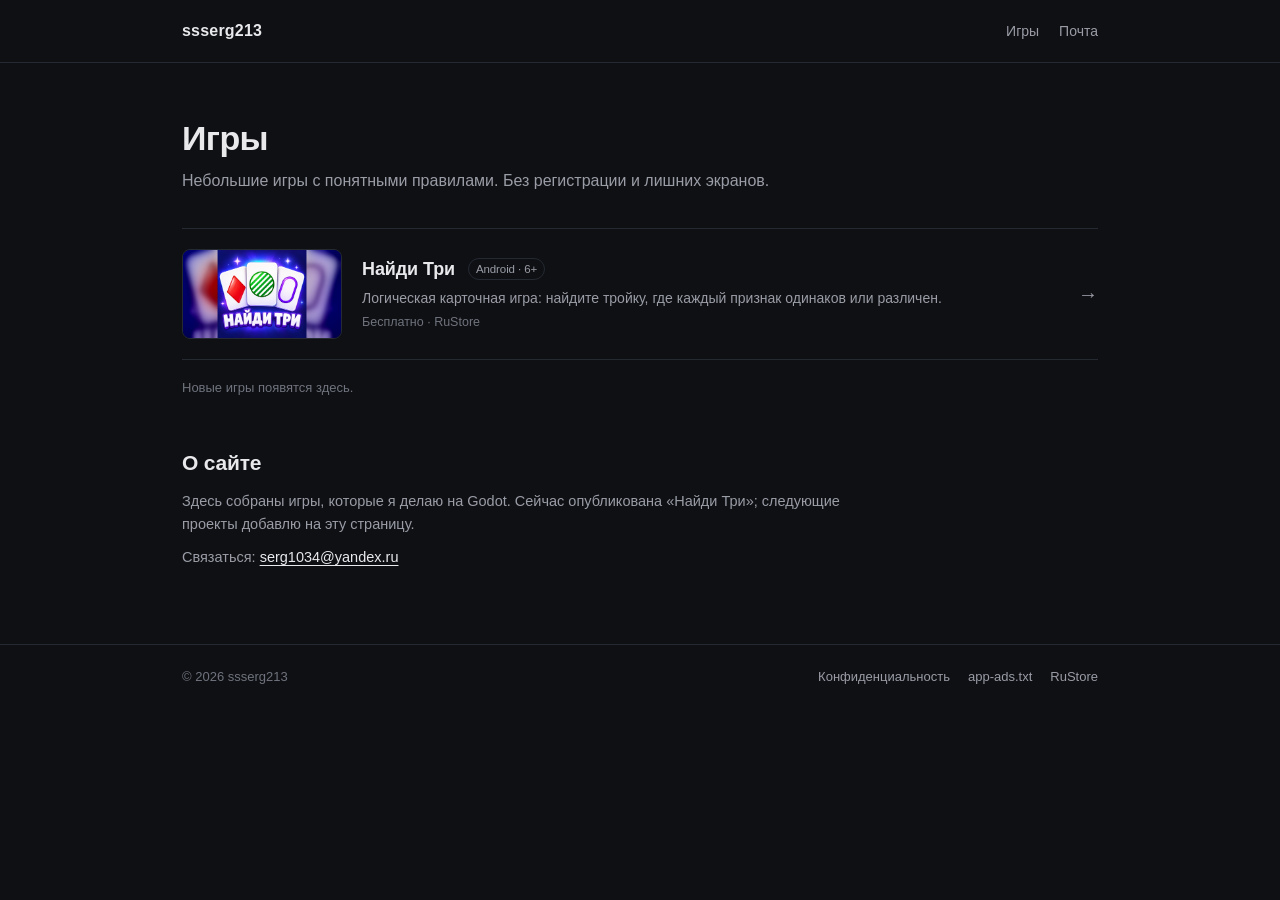
<file: index.html>
<!DOCTYPE html>
<html lang="ru">
<head>
<meta charset="utf-8">
<meta name="viewport" content="width=device-width, initial-scale=1">
<title>ssserg213 — игры</title>
<meta name="description" content="Небольшие игры с понятными правилами. «Найди Три» — логическая карточная игра для Android в RuStore.">
<link rel="icon" href="assets/find-three-icon.png">
<link rel="stylesheet" href="styles.css">
</head>
<body>
<header class="site-header">
  <div class="wrap nav">
    <a class="brand" href="index.html">ssserg213</a>
    <nav class="nav-links">
      <a href="#games">Игры</a>
      <a href="mailto:serg1034@yandex.ru">Почта</a>
    </nav>
  </div>
</header>

<main class="wrap">
  <section class="intro">
    <h1>Игры</h1>
    <p>Небольшие игры с понятными правилами. Без регистрации и лишних экранов.</p>
  </section>

  <section class="games" id="games">
    <a class="game-row" href="games/find-three.html">
      <img class="game-thumb" src="assets/find-three-cover.jpg" alt="Обложка игры «Найди Три»" loading="lazy">
      <span class="game-info">
        <span class="game-title">Найди Три <span class="tag">Android · 6+</span></span>
        <span class="game-desc">Логическая карточная игра: найдите тройку, где каждый признак одинаков или различен.</span>
        <span class="game-meta">Бесплатно · RuStore</span>
      </span>
      <span class="game-arrow">→</span>
    </a>
    <p class="coming-soon">Новые игры появятся здесь.</p>
  </section>

  <section class="about" id="about">
    <h2>О сайте</h2>
    <p>Здесь собраны игры, которые я делаю на Godot. Сейчас опубликована «Найди Три»; следующие проекты добавлю на эту страницу.</p>
    <p>Связаться: <a href="mailto:serg1034@yandex.ru">serg1034@yandex.ru</a></p>
  </section>
</main>

<footer class="site-footer">
  <div class="wrap footer-row">
    <span>© 2026 ssserg213</span>
    <span class="spacer"></span>
    <a href="privacy.html">Конфиденциальность</a>
    <a href="app-ads.txt">app-ads.txt</a>
    <a href="https://www.rustore.ru/catalog/app/ru.ssserg.findthree">RuStore</a>
  </div>
</footer>
</body>
</html>
</file>
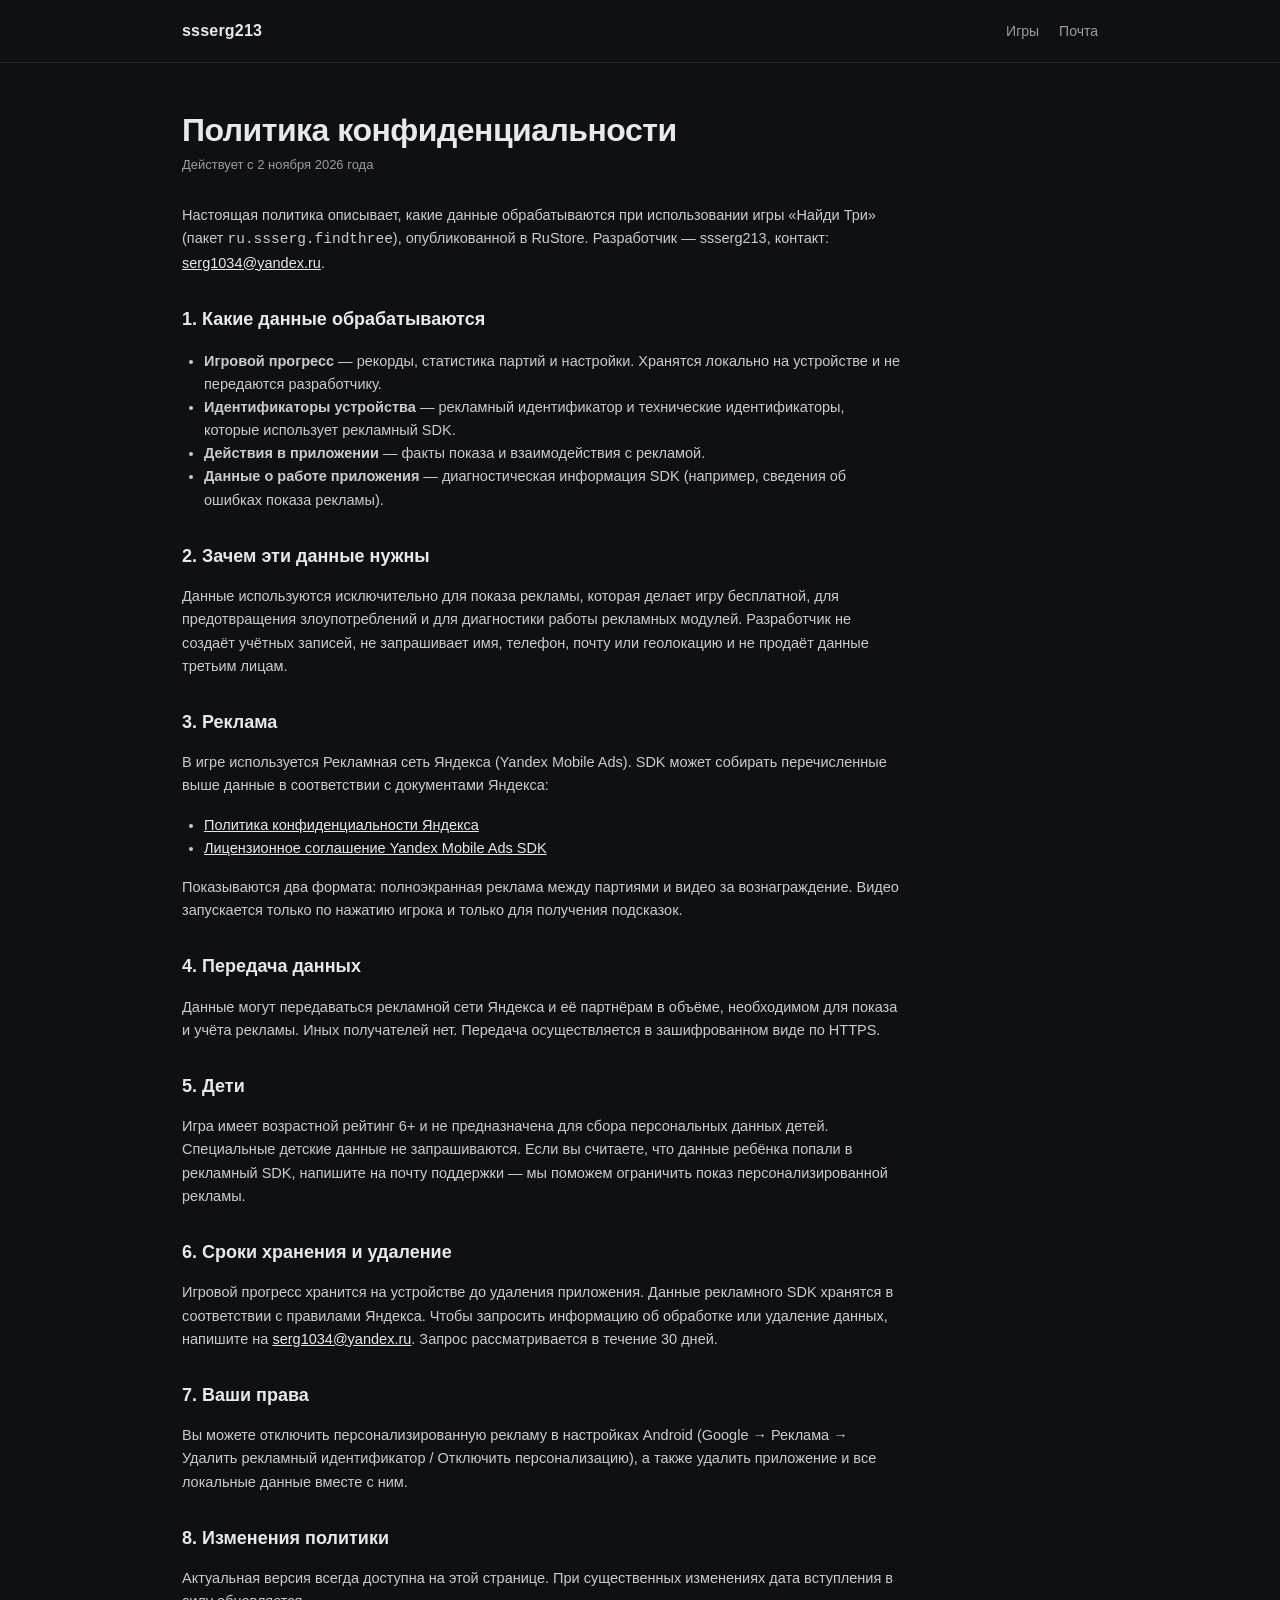
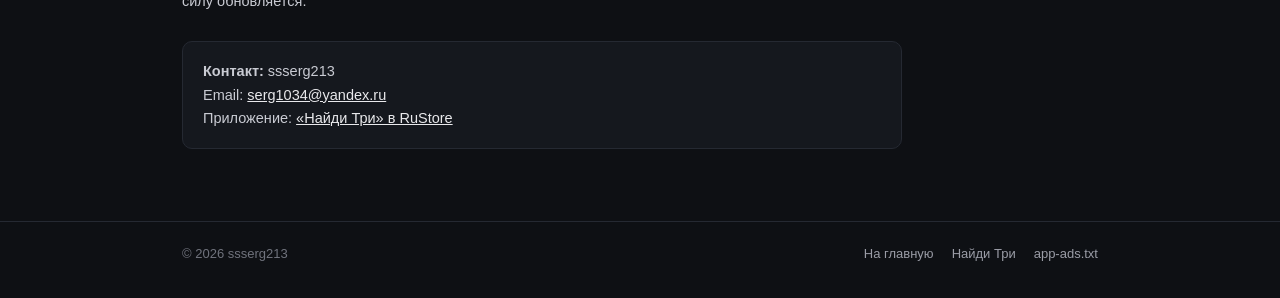
<file: privacy.html>
<!DOCTYPE html>
<html lang="ru">
<head>
<meta charset="utf-8">
<meta name="viewport" content="width=device-width, initial-scale=1">
<title>Политика конфиденциальности — Найди Три</title>
<meta name="description" content="Политика конфиденциальности игры «Найди Три» для Android.">
<link rel="icon" href="assets/find-three-icon.png">
<link rel="stylesheet" href="styles.css">
</head>
<body>
<header class="site-header">
  <div class="wrap nav">
    <a class="brand" href="index.html">ssserg213</a>
    <nav class="nav-links">
      <a href="index.html#games">Игры</a>
      <a href="mailto:serg1034@yandex.ru">Почта</a>
    </nav>
  </div>
</header>

<main class="wrap">
  <article class="prose">
    <h1>Политика конфиденциальности</h1>
    <p class="date">Действует с 2 ноября 2026 года</p>

    <p>Настоящая политика описывает, какие данные обрабатываются при использовании игры «Найди Три» (пакет <code>ru.ssserg.findthree</code>), опубликованной в RuStore. Разработчик — ssserg213, контакт: <a href="mailto:serg1034@yandex.ru">serg1034@yandex.ru</a>.</p>

    <h2>1. Какие данные обрабатываются</h2>
    <ul>
      <li><b>Игровой прогресс</b> — рекорды, статистика партий и настройки. Хранятся локально на устройстве и не передаются разработчику.</li>
      <li><b>Идентификаторы устройства</b> — рекламный идентификатор и технические идентификаторы, которые использует рекламный SDK.</li>
      <li><b>Действия в приложении</b> — факты показа и взаимодействия с рекламой.</li>
      <li><b>Данные о работе приложения</b> — диагностическая информация SDK (например, сведения об ошибках показа рекламы).</li>
    </ul>

    <h2>2. Зачем эти данные нужны</h2>
    <p>Данные используются исключительно для показа рекламы, которая делает игру бесплатной, для предотвращения злоупотреблений и для диагностики работы рекламных модулей. Разработчик не создаёт учётных записей, не запрашивает имя, телефон, почту или геолокацию и не продаёт данные третьим лицам.</p>

    <h2>3. Реклама</h2>
    <p>В игре используется Рекламная сеть Яндекса (Yandex Mobile Ads). SDK может собирать перечисленные выше данные в соответствии с документами Яндекса:</p>
    <ul>
      <li><a href="https://yandex.ru/legal/confidential/" target="_blank" rel="noopener">Политика конфиденциальности Яндекса</a></li>
      <li><a href="https://yandex.ru/legal/mobileads_sdk_agreement/" target="_blank" rel="noopener">Лицензионное соглашение Yandex Mobile Ads SDK</a></li>
    </ul>
    <p>Показываются два формата: полноэкранная реклама между партиями и видео за вознаграждение. Видео запускается только по нажатию игрока и только для получения подсказок.</p>

    <h2>4. Передача данных</h2>
    <p>Данные могут передаваться рекламной сети Яндекса и её партнёрам в объёме, необходимом для показа и учёта рекламы. Иных получателей нет. Передача осуществляется в зашифрованном виде по HTTPS.</p>

    <h2>5. Дети</h2>
    <p>Игра имеет возрастной рейтинг 6+ и не предназначена для сбора персональных данных детей. Специальные детские данные не запрашиваются. Если вы считаете, что данные ребёнка попали в рекламный SDK, напишите на почту поддержки — мы поможем ограничить показ персонализированной рекламы.</p>

    <h2>6. Сроки хранения и удаление</h2>
    <p>Игровой прогресс хранится на устройстве до удаления приложения. Данные рекламного SDK хранятся в соответствии с правилами Яндекса. Чтобы запросить информацию об обработке или удаление данных, напишите на <a href="mailto:serg1034@yandex.ru">serg1034@yandex.ru</a>. Запрос рассматривается в течение 30 дней.</p>

    <h2>7. Ваши права</h2>
    <p>Вы можете отключить персонализированную рекламу в настройках Android (Google → Реклама → Удалить рекламный идентификатор / Отключить персонализацию), а также удалить приложение и все локальные данные вместе с ним.</p>

    <h2>8. Изменения политики</h2>
    <p>Актуальная версия всегда доступна на этой странице. При существенных изменениях дата вступления в силу обновляется.</p>

    <div class="contact-card">
      <p><b>Контакт:</b> ssserg213<br>
      Email: <a href="mailto:serg1034@yandex.ru">serg1034@yandex.ru</a><br>
      Приложение: <a href="https://www.rustore.ru/catalog/app/ru.ssserg.findthree">«Найди Три» в RuStore</a></p>
    </div>
  </article>
</main>

<footer class="site-footer">
  <div class="wrap footer-row">
    <span>© 2026 ssserg213</span>
    <span class="spacer"></span>
    <a href="index.html">На главную</a>
    <a href="games/find-three.html">Найди Три</a>
    <a href="app-ads.txt">app-ads.txt</a>
  </div>
</footer>
</body>
</html>
</file>
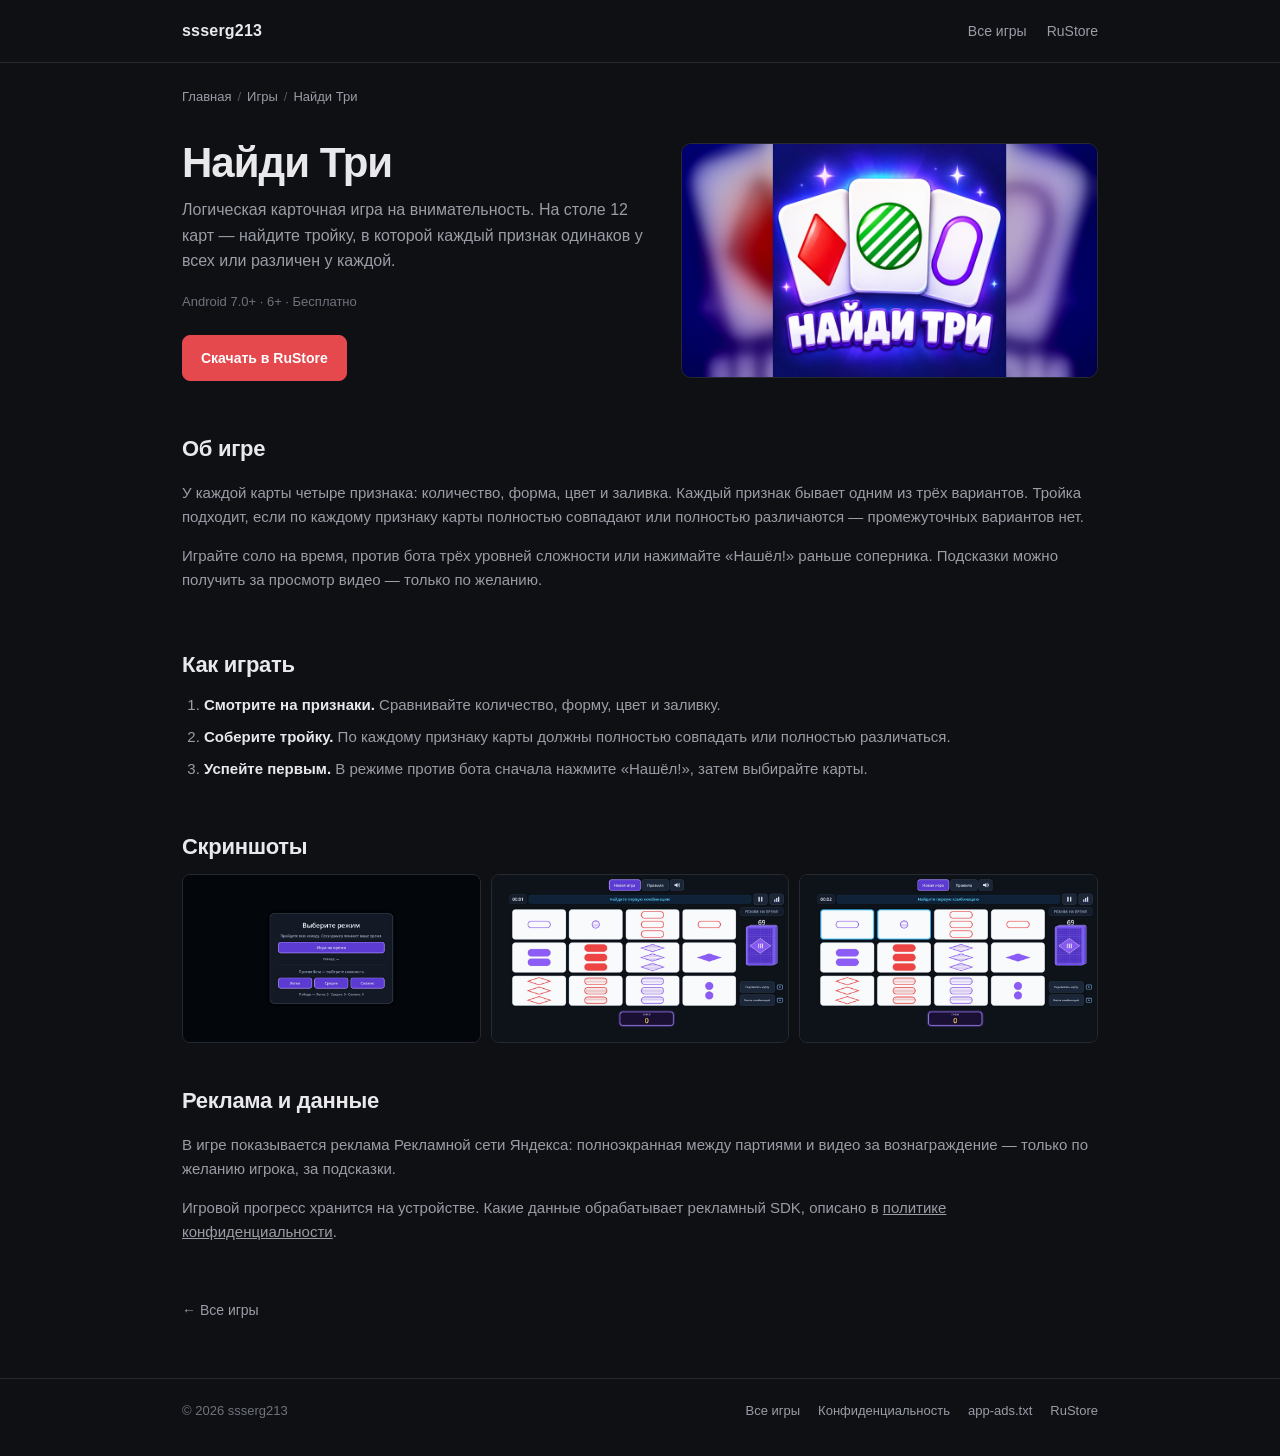
<file: games/find-three.html>
<!DOCTYPE html>
<html lang="ru">
<head>
<meta charset="utf-8">
<meta name="viewport" content="width=device-width, initial-scale=1">
<title>Найди Три — логическая карточная игра для Android</title>
<meta name="description" content="«Найди Три» — логическая карточная игра: находите тройки карт, где каждый признак одинаков у всех или различен у каждой. Бесплатно в RuStore, Android 7.0+, 6+.">
<link rel="icon" href="../assets/find-three-icon.png">
<link rel="stylesheet" href="../styles.css">
</head>
<body>
<header class="site-header">
  <div class="wrap nav">
    <a class="brand" href="../index.html">ssserg213</a>
    <nav class="nav-links">
      <a href="../index.html#games">Все игры</a>
      <a href="https://www.rustore.ru/catalog/app/ru.ssserg.findthree">RuStore</a>
    </nav>
  </div>
</header>

<main class="wrap">
  <nav class="breadcrumb" aria-label="Навигация">
    <a href="../index.html">Главная</a><span>/</span><a href="../index.html#games">Игры</a><span>/</span>Найди Три
  </nav>

  <section class="game-hero">
    <div>
      <h1>Найди Три</h1>
      <p class="lead">Логическая карточная игра на внимательность. На столе 12 карт — найдите тройку, в которой каждый признак одинаков у всех или различен у каждой.</p>
      <p class="meta-line">Android 7.0+ · 6+ · Бесплатно</p>
      <a class="btn" href="https://www.rustore.ru/catalog/app/ru.ssserg.findthree">Скачать в RuStore</a>
    </div>
    <img class="cover" src="../assets/find-three-cover.jpg" alt="Обложка игры «Найди Три»">
  </section>

  <section class="block">
    <h2>Об игре</h2>
    <p>У каждой карты четыре признака: количество, форма, цвет и заливка. Каждый признак бывает одним из трёх вариантов. Тройка подходит, если по каждому признаку карты полностью совпадают или полностью различаются — промежуточных вариантов нет.</p>
    <p>Играйте соло на время, против бота трёх уровней сложности или нажимайте «Нашёл!» раньше соперника. Подсказки можно получить за просмотр видео — только по желанию.</p>
  </section>

  <section class="block">
    <h2>Как играть</h2>
    <ol class="steps">
      <li><b>Смотрите на признаки.</b> Сравнивайте количество, форму, цвет и заливку.</li>
      <li><b>Соберите тройку.</b> По каждому признаку карты должны полностью совпадать или полностью различаться.</li>
      <li><b>Успейте первым.</b> В режиме против бота сначала нажмите «Нашёл!», затем выбирайте карты.</li>
    </ol>
  </section>

  <section class="block">
    <h2>Скриншоты</h2>
    <div class="shots">
      <img src="../assets/find-three-shot-1-v2.jpg" alt="Экран с правилами игры" loading="lazy">
      <img src="../assets/find-three-shot-2-v2.jpg" alt="Игровое поле с картами" loading="lazy">
      <img src="../assets/find-three-shot-3-v2.jpg" alt="Собранная тройка карт" loading="lazy">
    </div>
  </section>

  <section class="block">
    <h2>Реклама и данные</h2>
    <p>В игре показывается реклама Рекламной сети Яндекса: полноэкранная между партиями и видео за вознаграждение — только по желанию игрока, за подсказки.</p>
    <p>Игровой прогресс хранится на устройстве. Какие данные обрабатывает рекламный SDK, описано в <a href="../privacy.html">политике конфиденциальности</a>.</p>
  </section>

  <a class="back-link" href="../index.html#games">← Все игры</a>
</main>

<footer class="site-footer">
  <div class="wrap footer-row">
    <span>© 2026 ssserg213</span>
    <span class="spacer"></span>
    <a href="../index.html#games">Все игры</a>
    <a href="../privacy.html">Конфиденциальность</a>
    <a href="../app-ads.txt">app-ads.txt</a>
    <a href="https://www.rustore.ru/catalog/app/ru.ssserg.findthree">RuStore</a>
  </div>
</footer>
</body>
</html>
</file>
<file: styles.css>
:root {
  --bg: #0e1014;
  --panel: #15181e;
  --line: #252932;
  --text: #e9e9ec;
  --muted: #9a9ca6;
  --accent: #e5484d;
  --max: 960px;
}

* { box-sizing: border-box; }

html { scroll-behavior: smooth; }

body {
  margin: 0;
  background: var(--bg);
  color: var(--text);
  font-family: -apple-system, BlinkMacSystemFont, "Segoe UI", Roboto, "Helvetica Neue", Arial, sans-serif;
  line-height: 1.6;
  -webkit-font-smoothing: antialiased;
}

img { max-width: 100%; }

a { color: inherit; }

.wrap {
  max-width: var(--max);
  margin: 0 auto;
  padding: 0 22px;
}

/* Header */

.site-header {
  border-bottom: 1px solid var(--line);
  background: var(--bg);
}

.nav {
  display: flex;
  align-items: center;
  gap: 20px;
  min-height: 62px;
}

.brand {
  margin-right: auto;
  color: var(--text);
  font-size: 16px;
  font-weight: 700;
  letter-spacing: 0.2px;
  text-decoration: none;
}

.nav-links {
  display: flex;
  align-items: center;
  gap: 20px;
}

.nav-links a {
  color: var(--muted);
  font-size: 14px;
  text-decoration: none;
}

.nav-links a:hover { color: var(--text); }

/* Home */

.intro {
  padding: 56px 0 34px;
}

.intro h1 {
  margin: 0 0 10px;
  font-size: 34px;
  line-height: 1.15;
  letter-spacing: -0.6px;
}

.intro p {
  max-width: 620px;
  margin: 0;
  color: var(--muted);
  font-size: 16px;
}

.games {
  border-top: 1px solid var(--line);
}

.game-row {
  display: grid;
  grid-template-columns: 160px 1fr auto;
  gap: 20px;
  align-items: center;
  padding: 20px 0;
  border-bottom: 1px solid var(--line);
  text-decoration: none;
  transition: background 0.15s ease;
}

.game-row:hover { background: var(--panel); }

.game-thumb {
  display: block;
  width: 160px;
  aspect-ratio: 16 / 9;
  object-fit: cover;
  border: 1px solid var(--line);
  border-radius: 8px;
}

.game-info {
  display: flex;
  flex-direction: column;
  gap: 3px;
  min-width: 0;
}

.game-title {
  font-size: 18px;
  font-weight: 600;
  letter-spacing: -0.1px;
}

.tag {
  display: inline-block;
  margin-left: 8px;
  padding: 1px 7px;
  border: 1px solid var(--line);
  border-radius: 999px;
  color: var(--muted);
  font-size: 11.5px;
  font-weight: 500;
  vertical-align: 2px;
  white-space: nowrap;
}

.game-desc {
  color: var(--muted);
  font-size: 14px;
}

.game-meta {
  color: #70737d;
  font-size: 12.5px;
}

.game-arrow {
  color: var(--muted);
  font-size: 20px;
}

.coming-soon {
  margin: 18px 0 0;
  color: #70737d;
  font-size: 13px;
}

.about {
  max-width: 680px;
  padding: 48px 0 8px;
}

.about h2 {
  margin: 0 0 10px;
  font-size: 21px;
  letter-spacing: -0.2px;
}

.about p {
  margin: 0 0 10px;
  color: var(--muted);
  font-size: 14.5px;
}

.about a {
  color: var(--text);
  text-decoration: underline;
  text-underline-offset: 3px;
}

/* Buttons */

.btn {
  display: inline-flex;
  align-items: center;
  justify-content: center;
  padding: 11px 18px;
  border: 1px solid var(--accent);
  border-radius: 8px;
  background: var(--accent);
  color: #fff;
  font-size: 14px;
  font-weight: 600;
  text-decoration: none;
  transition: opacity 0.15s ease;
}

.btn:hover { opacity: 0.86; }

.btn.ghost {
  border-color: var(--line);
  background: transparent;
  color: var(--text);
}

.btn.ghost:hover {
  border-color: #3a3f4a;
  background: var(--panel);
  opacity: 1;
}

/* Game page */

.breadcrumb {
  padding-top: 24px;
  color: var(--muted);
  font-size: 13px;
}

.breadcrumb a {
  color: var(--muted);
  text-decoration: none;
}

.breadcrumb a:hover { color: var(--text); }

.breadcrumb span {
  margin: 0 6px;
  opacity: 0.5;
}

.game-hero {
  display: grid;
  grid-template-columns: 1fr 0.9fr;
  gap: 36px;
  align-items: center;
  padding: 32px 0 10px;
}

.game-hero h1 {
  margin: 0 0 12px;
  font-size: 42px;
  line-height: 1.08;
  letter-spacing: -1px;
}

.game-hero .lead {
  margin: 0 0 18px;
  color: var(--muted);
  font-size: 16px;
}

.meta-line {
  margin-bottom: 22px;
  color: #70737d;
  font-size: 13px;
}

.game-hero .cover {
  display: block;
  width: 100%;
  border: 1px solid var(--line);
  border-radius: 10px;
}

.block {
  padding-top: 40px;
}

.block h2 {
  margin: 0 0 10px;
  font-size: 22px;
  letter-spacing: -0.3px;
}

.block p {
  color: var(--muted);
  font-size: 15px;
}

.block p + p { margin-top: 8px; }

.steps {
  margin: 0;
  padding-left: 22px;
  color: var(--muted);
  font-size: 15px;
}

.steps li { margin-bottom: 8px; }

.steps b { color: var(--text); }

.shots {
  display: grid;
  grid-template-columns: repeat(3, 1fr);
  gap: 10px;
}

.shots img {
  display: block;
  width: 100%;
  border: 1px solid var(--line);
  border-radius: 8px;
}

.back-link {
  display: inline-block;
  margin-top: 40px;
  color: var(--muted);
  font-size: 14px;
  text-decoration: none;
}

.back-link:hover { color: var(--text); }

/* Privacy */

.prose {
  max-width: 720px;
  padding: 48px 0 16px;
}

.prose h1 {
  margin: 0 0 6px;
  font-size: 32px;
  line-height: 1.2;
  letter-spacing: -0.5px;
}

.prose .date {
  margin: 0 0 28px;
  color: var(--muted);
  font-size: 13px;
}

.prose h2 {
  margin: 30px 0 8px;
  font-size: 18px;
}

.prose p,
.prose li {
  color: #c9cbd3;
  font-size: 14.5px;
}

.prose ul { padding-left: 22px; }

.prose a { color: var(--text); }

.contact-card {
  margin-top: 28px;
  padding: 18px 20px;
  border: 1px solid var(--line);
  border-radius: 10px;
  background: var(--panel);
}

.contact-card p { margin: 0; }

/* Footer */

.site-footer {
  margin-top: 56px;
  padding: 22px 0 34px;
  border-top: 1px solid var(--line);
  color: #70737d;
  font-size: 13px;
}

.footer-row {
  display: flex;
  flex-wrap: wrap;
  align-items: center;
  gap: 12px 18px;
}

.footer-row .spacer { flex: 1; }

.site-footer a {
  color: var(--muted);
  text-decoration: none;
}

.site-footer a:hover { color: var(--text); }

/* Responsive */

@media (max-width: 760px) {
  .game-hero {
    grid-template-columns: 1fr;
    gap: 22px;
  }

  .game-hero .cover { order: -1; }

  .shots { grid-template-columns: 1fr; }
}

@media (max-width: 620px) {
  .nav { min-height: 58px; }

  .nav-links { display: none; }

  .intro {
    padding-top: 40px;
    padding-bottom: 26px;
  }

  .intro h1 { font-size: 29px; }

  .game-row {
    grid-template-columns: 96px 1fr;
    gap: 14px;
    padding: 16px 0;
  }

  .game-thumb {
    width: 96px;
    border-radius: 6px;
  }

  .game-title {
    font-size: 16px;
  }

  .game-desc {
    display: none;
  }

  .game-arrow { display: none; }

  .game-meta { font-size: 12px; }

  .footer-row {
    flex-direction: column;
    align-items: flex-start;
  }

  .footer-row .spacer { display: none; }
}
</file>
